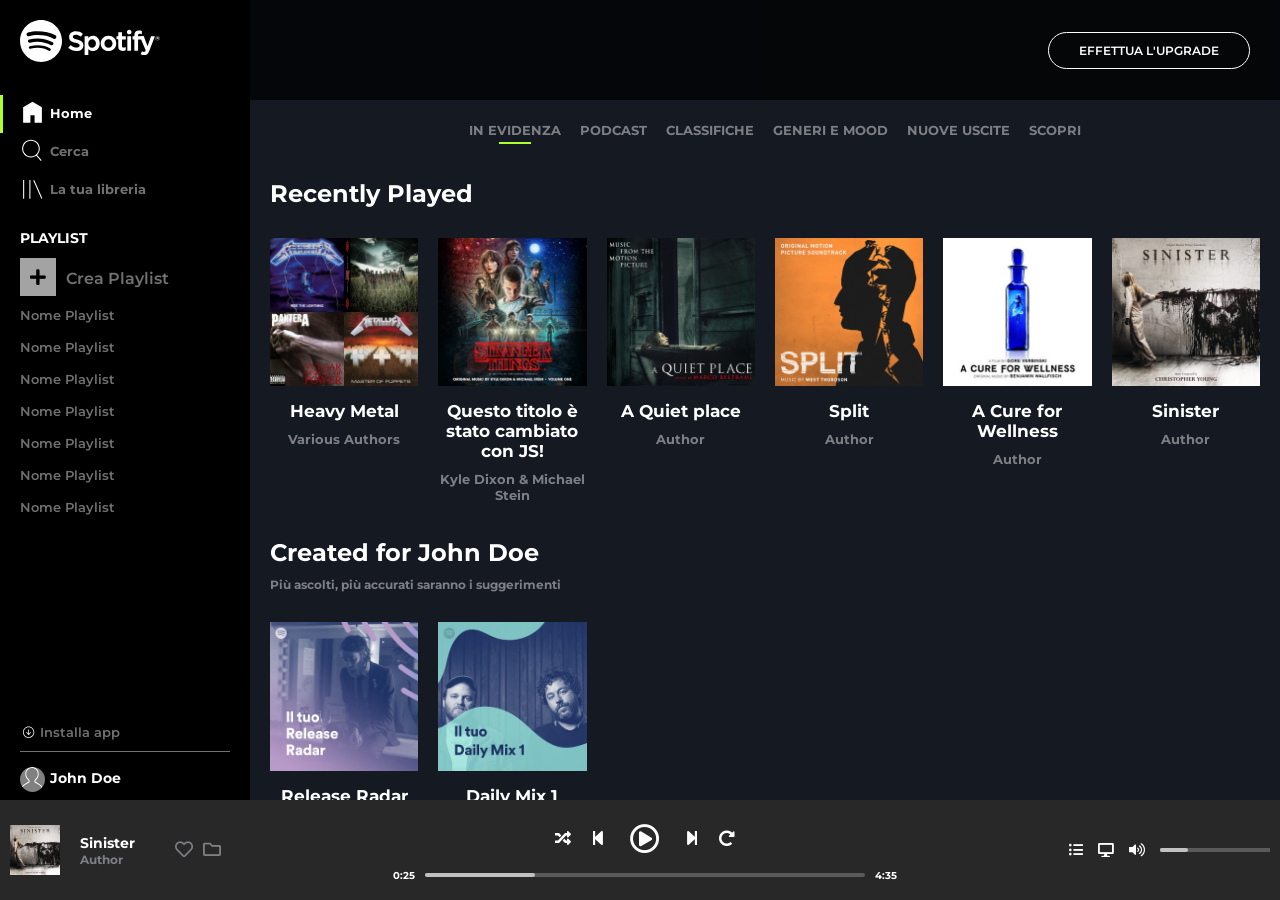
<file: index.html>
<!DOCTYPE html>
<html lang="it">
<head>
  <meta charset="UTF-8">
  <meta name="viewport" content="width=device-width, initial-scale=1.0">
  <meta http-equiv="X-UA-Compatible" content="ie=edge">
  <meta name="viewport" content="width=device-width, initial-scale=1.0">
  <link href="https://fonts.googleapis.com/css2?family=Montserrat:wght@300;400;500;600;700&display=swap" rel="stylesheet">
  <link rel="stylesheet" href="https://cdnjs.cloudflare.com/ajax/libs/font-awesome/5.14.0/css/all.min.css">
  <link rel="stylesheet" href="css/style.css">
  <title>Spotify</title>
</head>
<body>

  <div class="app-wrapper">
    <!-- main content -->
    <main class="main-content">
      <!-- sidebar -->
      <aside class="sidebar">
        <!-- sidebar header -->
        <header class="sidebar__header">
          <img src="img/spotify-logo.svg" alt="Spotify" class="logo-img">
          <!-- main navigation -->
          <nav class="main-nav">
            <ul class="main-nav__list">
              <li class="main-nav__item current_page"><a href="#" class="main-nav__link link-home"><span>Home</span></a></li>
              <li class="main-nav__item"><a href="#" class="main-nav__link link-search"><span>Cerca</span></a></li>
              <li class="main-nav__item"><a href="#" class="main-nav__link link-library"><span>La tua libreria</span></a></li>
            </ul>
          </nav>
          <!-- /main navigation -->
        </header>
        <!-- /sidebar header -->
        <!-- playlist -->
        <div class="playlist">
          <div class="playlist__header">
            <h2>Playlist</h2>
            <a href="#" class="btn-pl-create">Crea playlist</a>
          </div>
            <!-- playlist list -->
            <ul class="playlist__list">
              <li class="playlist__entry"><a href="#">Nome Playlist</a></li>
              <li class="playlist__entry"><a href="#">Nome Playlist</a></li>
              <li class="playlist__entry"><a href="#">Nome Playlist</a></li>
              <li class="playlist__entry"><a href="#">Nome Playlist</a></li>
              <li class="playlist__entry"><a href="#">Nome Playlist</a></li>
              <li class="playlist__entry"><a href="#">Nome Playlist</a></li>
              <li class="playlist__entry"><a href="#">Nome Playlist</a></li>
            </ul>
            <!-- /playlist list -->
        </div>
        <!-- /playlist -->
        <!-- account info -->
        <div class="account-info">
          <a href="#" class="link-app"><span>Installa app</span></a>
          <h3 class="account-info__name"><span>John Doe</span></h3>
        </div>
        <!-- /account info -->
      </aside>
      <!-- /sidebar -->
      <!-- main view -->
      <section class="main-view">
        <div class="upgrade">
          <a href="" class="btn btn-round">Effettua l'upgrade</a>
        </div>
        <!-- Main View Navigation -->
        <nav class="main-view-nav">
          <ul class="main-view-nav__list">
            <li class="main-view-nav__item current_category"><a href="#" class="main-view-nav__link">In evidenza</a></li>
            <li class="main-view-nav__item"><a href="#" class="main-view-nav__link">Podcast</a></li>
            <li class="main-view-nav__item"><a href="#" class="main-view-nav__link">Classifiche</a></li>
            <li class="main-view-nav__item"><a href="#" class="main-view-nav__link">Generi e Mood</a></li>
            <li class="main-view-nav__item"><a href="#" class="main-view-nav__link">Nuove uscite</a></li>
            <li class="main-view-nav__item"><a href="#" class="main-view-nav__link">Scopri</a></li>
          </ul>
        </nav>
        <!-- /Main View Navigation -->
        <!-- Recently Played -->
        <div class="featured recently-played">
          <h2 class="featured__title">Recently Played</h2>
          <div class="featured__container">
            <div class="featured-item">
              <div class="featured-item__img-container">
                <img src="img/metal_lifting.jpg" alt="" class="featured-item__img">
              </div>
              <div class="featured-item__data">
                <h3 class="featured-item__title">Heavy Metal</h3>
                <p class="featured-item__author">Various Authors</p>
              </div>
            </div>
            <div class="featured-item">
              <div class="featured-item__img-container">
                <img src="img/stranger.jpeg" alt="" class="featured-item__img">
              </div>
              <div class="featured-item__data">
                <h3 id="js-change" class="featured-item__title">Stranger Things, Vol. 1 (a Netflix Original Series Soundtrack)</h3>
                <p class="featured-item__author">Kyle Dixon & Michael Stein</p>
              </div>
            </div>
            <div class="featured-item">
              <div class="featured-item__img-container">
                <img src="img/aquietplace.jpeg" alt="" class="featured-item__img">
              </div>
              <div class="featured-item__data">
                <h3 class="featured-item__title">A Quiet place</h3>
                <p class="featured-item__author">Author</p>
              </div>
            </div>
            <div class="featured-item">
              <div class="featured-item__img-container">
                <img src="img/split.jpeg" alt="" class="featured-item__img">
              </div>
              <div class="featured-item__data">
                <h3 class="featured-item__title">Split</h3>
                <p class="featured-item__author">Author</p>
              </div>
            </div>
            <div class="featured-item">
              <div class="featured-item__img-container">
                <img src="img/cure.jpeg" alt="" class="featured-item__img">
              </div>
              <div class="featured-item__data">
                <h3 class="featured-item__title">A Cure for Wellness</h3>
                <p class="featured-item__author">Author</p>
              </div>
            </div>
            <div class="featured-item">
              <div class="featured-item__img-container">
                <img src="img/sinister.jpeg" alt="" class="featured-item__img">
              </div>
              <div class="featured-item__data">
                <h3 class="featured-item__title">Sinister</h3>
                <p class="featured-item__author">Author</p>
              </div>
            </div>
          </div>
        </div>
        <!-- /Recently Played -->
        <!-- Created For -->
        <div class="featured created-for">
          <h2 class="featured__title">Created for John Doe</h2>
          <p class="featured__subtitle">Più ascolti, più accurati saranno i suggerimenti</p>
          <div class="featured__container">
            <div class="featured-item">
              <div class="featured-item__img-container">
                <img src="img/radar.jpeg" alt="" class="featured-item__img">
              </div>
              <div class="featured-item__data">
                <h3 class="featured-item__title">Release Radar</h3>
              </div>
            </div>
            <div class="featured-item">
              <div class="featured-item__img-container">
                <img src="img/mixdaily.jpeg" alt="" class="featured-item__img">
              </div>
              <div class="featured-item__data">
                <h3 class="featured-item__title">Daily Mix 1</h3>
              </div>
            </div>
          </div>
        </div>
        <!-- /Created For -->
        <!-- Popular -->
        <div class="featured popular">
          <h2 class="featured__title">Artisti più popolari</h2>
          <p class="featured__subtitle">Più ascolti, più accurati saranno i suggerimenti</p>
          <div class="featured__container">
            <div class="featured-item">
              <div class="featured-item__img-container">
                <img src="img/youg.jpeg" alt="" class="featured-item__img">
              </div>
              <div class="featured-item__data">
                <h3 class="featured-item__title">Young & Beautiful</h3>
                <p class="featured-item__author">Lana del Rey</p>
              </div>
            </div>
            <div class="featured-item">
              <div class="featured-item__img-container">
                <img src="img/einaudi.jpeg" alt="" class="featured-item__img">
              </div>
              <div class="featured-item__data">
                <h3 class="featured-item__title">Titolo</h3>
                <p class="featured-item__author">Ludovico Einaudi</p>
              </div>
            </div>
          </div>
        </div>
        <!-- /Popular -->
      </section>
      <!-- /main-view -->
    </main>
    <!-- /main content -->

    <!-- footer player -->
    <footer class="player">
      <!-- player playing -->
      <div class="player__playing">
        <img src="img/sinister.jpeg" alt="" class="playing__img">
        <div class="playing__data">
          <h3 class="playing__title">Sinister</h3>
          <p class="playing__author">Author</p>
        </div>
        <div class="playing__actions">
          <a href="#" class="actions__favorite"><i class="far fa-heart"></i></a>
          <a href="#" class="actions__playlist"><i class="far fa-folder"></i></a>
        </div>
      </div>
      <!-- /player playing -->
      <!-- player controls -->
      <div class="player__controls">
        <div class="player__controls-top">
          <a href="#" class="button-shuffle"><i class="fas fa-random"></i></a>
          <a href="#" class="button-prev"><i class="fas fa-step-backward"></i></a>
          <a href="#" class="button-play"><i class="far fa-play-circle"></i></a>
          <a href="#" class="button-next"><i class="fas fa-step-forward"></i></a>
          <a href="#" class="button-repeat"><i class="fas fa-redo-alt"></i></a>
        </div>
        <div class="player__controls-bottom">
          <div class="player__time-current">0:25</div>
          <div class="player__time"></div>
          <div class="player__time-end">4:35</div>
        </div>
      </div>
      <!-- /player controls -->
      <!-- player settings -->
      <div class="player__settings">
        <a href="#" class="button-playlist"><i class="fas fa-list-ul"></i></a>
        <a href="#" class="button-desktop"><i class="fas fa-desktop"></i></a>
        <div class="player__volume">
          <a href="#" class="button-volume"><i class="fas fa-volume-up"></i></a>
          <div class="volume-bar"></div>
        </div>
      </div>
      <!-- /player settings -->
    </footer>
    <!-- /footer player -->
  </div>
<script src="js/script.js" type="text/javascript"></script>
</body>
</html>
</file>
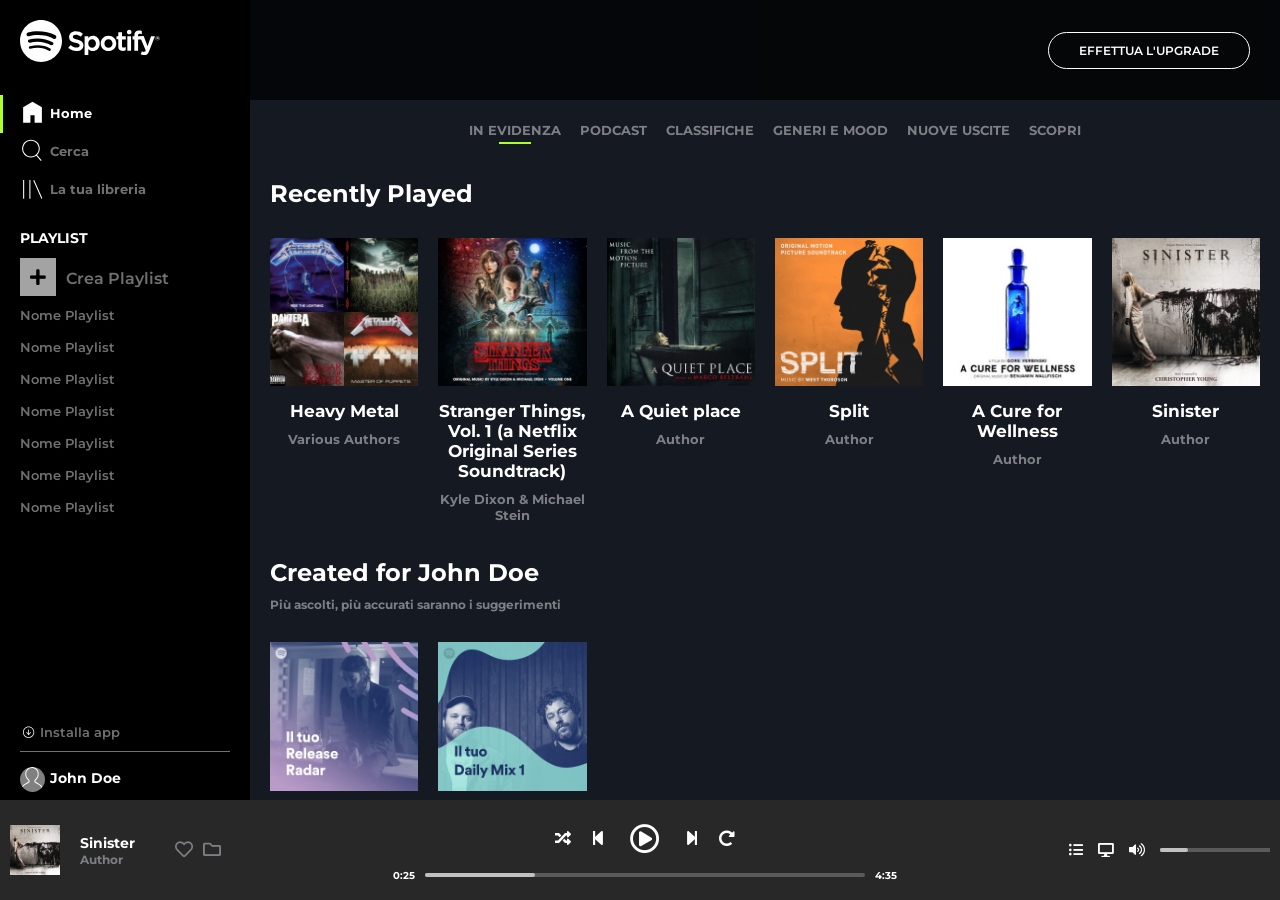
<file: bonus/index.html>
<!DOCTYPE html>
<html lang="it">
<head>
  <meta charset="UTF-8">
  <meta name="viewport" content="width=device-width, initial-scale=1.0">
  <meta http-equiv="X-UA-Compatible" content="ie=edge">
  <meta name="viewport" content="width=device-width, initial-scale=1.0">
  <link href="https://fonts.googleapis.com/css2?family=Montserrat:wght@300;400;500;600;700&display=swap" rel="stylesheet">
  <link rel="stylesheet" href="https://cdnjs.cloudflare.com/ajax/libs/font-awesome/5.14.0/css/all.min.css">
  <link rel="stylesheet" href="css/style.css">
  <title>Spotify</title>
</head>
<body>

  <div class="app-wrapper">
    <!-- main content -->
    <main class="main-content">
      <!-- sidebar -->
      <aside class="sidebar">
        <!-- sidebar header -->
        <header class="sidebar__header">
          <img src="img/spotify-logo.svg" alt="Spotify" class="logo-img">
          <!-- main navigation -->
          <nav class="main-nav">
            <ul class="main-nav__list">
              <li class="main-nav__item current_page"><a href="#" class="main-nav__link link-home"><span>Home</span></a></li>
              <li class="main-nav__item"><a href="#" class="main-nav__link link-search"><span>Cerca</span></a></li>
              <li class="main-nav__item"><a href="#" class="main-nav__link link-library"><span>La tua libreria</span></a></li>
            </ul>
          </nav>
          <!-- /main navigation -->
        </header>
        <!-- /sidebar header -->
        <!-- playlist -->
        <div class="playlist">
          <div class="playlist__header">
            <h2>Playlist</h2>
            <a href="#" class="btn-pl-create">Crea playlist</a>
          </div>
            <!-- playlist list -->
            <ul class="playlist__list">
              <li class="playlist__entry"><a href="#">Nome Playlist</a></li>
              <li class="playlist__entry"><a href="#">Nome Playlist</a></li>
              <li class="playlist__entry"><a href="#">Nome Playlist</a></li>
              <li class="playlist__entry"><a href="#">Nome Playlist</a></li>
              <li class="playlist__entry"><a href="#">Nome Playlist</a></li>
              <li class="playlist__entry"><a href="#">Nome Playlist</a></li>
              <li class="playlist__entry"><a href="#">Nome Playlist</a></li>
            </ul>
            <!-- /playlist list -->
        </div>
        <!-- /playlist -->
        <!-- account info -->
        <div class="account-info">
          <a href="#" class="link-app"><span>Installa app</span></a>
          <h3 class="account-info__name"><span>John Doe</span></h3>
        </div>
        <!-- /account info -->
      </aside>
      <!-- /sidebar -->
      <!-- main view -->
      <section class="main-view">
        <div class="upgrade">
          <a href="" class="btn btn-round">Effettua l'upgrade</a>
        </div>
        <!-- Main View Navigation -->
        <nav class="main-view-nav">
          <ul class="main-view-nav__list">
            <li class="main-view-nav__item current_category"><a href="#" class="main-view-nav__link">In evidenza</a></li>
            <li class="main-view-nav__item"><a href="#" class="main-view-nav__link">Podcast</a></li>
            <li class="main-view-nav__item"><a href="#" class="main-view-nav__link">Classifiche</a></li>
            <li class="main-view-nav__item"><a href="#" class="main-view-nav__link">Generi e Mood</a></li>
            <li class="main-view-nav__item"><a href="#" class="main-view-nav__link">Nuove uscite</a></li>
            <li class="main-view-nav__item"><a href="#" class="main-view-nav__link">Scopri</a></li>
          </ul>
        </nav>
        <!-- /Main View Navigation -->
        <!-- Recently Played -->
        <div class="featured recently-played">
          <h2 class="featured__title">Recently Played</h2>
          <div class="featured__container">
            <div class="featured-item">
              <div class="featured-item__img-container">
                <img src="img/metal_lifting.jpg" alt="" class="featured-item__img">
              </div>
              <div class="featured-item__data">
                <h3 class="featured-item__title">Heavy Metal</h3>
                <p class="featured-item__author">Various Authors</p>
              </div>
            </div>
            <div class="featured-item">
              <div class="featured-item__img-container">
                <img src="img/stranger.jpeg" alt="" class="featured-item__img">
              </div>
              <div class="featured-item__data">
                <h3 class="featured-item__title">Stranger Things, Vol. 1 (a Netflix Original Series Soundtrack)</h3>
                <p class="featured-item__author">Kyle Dixon & Michael Stein</p>
              </div>
            </div>
            <div class="featured-item">
              <div class="featured-item__img-container">
                <img src="img/aquietplace.jpeg" alt="" class="featured-item__img">
              </div>
              <div class="featured-item__data">
                <h3 class="featured-item__title">A Quiet place</h3>
                <p class="featured-item__author">Author</p>
              </div>
            </div>
            <div class="featured-item">
              <div class="featured-item__img-container">
                <img src="img/split.jpeg" alt="" class="featured-item__img">
              </div>
              <div class="featured-item__data">
                <h3 class="featured-item__title">Split</h3>
                <p class="featured-item__author">Author</p>
              </div>
            </div>
            <div class="featured-item">
              <div class="featured-item__img-container">
                <img src="img/cure.jpeg" alt="" class="featured-item__img">
              </div>
              <div class="featured-item__data">
                <h3 class="featured-item__title">A Cure for Wellness</h3>
                <p class="featured-item__author">Author</p>
              </div>
            </div>
            <div class="featured-item">
              <div class="featured-item__img-container">
                <img src="img/sinister.jpeg" alt="" class="featured-item__img">
              </div>
              <div class="featured-item__data">
                <h3 class="featured-item__title">Sinister</h3>
                <p class="featured-item__author">Author</p>
              </div>
            </div>
          </div>
        </div>
        <!-- /Recently Played -->
        <!-- Created For -->
        <div class="featured created-for">
          <h2 class="featured__title">Created for John Doe</h2>
          <p class="featured__subtitle">Più ascolti, più accurati saranno i suggerimenti</p>
          <div class="featured__container">
            <div class="featured-item">
              <div class="featured-item__img-container">
                <img src="img/radar.jpeg" alt="" class="featured-item__img">
              </div>
              <div class="featured-item__data">
                <h3 class="featured-item__title">Release Radar</h3>
              </div>
            </div>
            <div class="featured-item">
              <div class="featured-item__img-container">
                <img src="img/mixdaily.jpeg" alt="" class="featured-item__img">
              </div>
              <div class="featured-item__data">
                <h3 class="featured-item__title">Daily Mix 1</h3>
              </div>
            </div>
          </div>
        </div>
        <!-- /Created For -->
        <!-- Popular -->
        <div class="featured popular">
          <h2 class="featured__title">Artisti più popolari</h2>
          <p class="featured__subtitle">Più ascolti, più accurati saranno i suggerimenti</p>
          <div class="featured__container">
            <div class="featured-item">
              <div class="featured-item__img-container">
                <img src="img/youg.jpeg" alt="" class="featured-item__img">
              </div>
              <div class="featured-item__data">
                <h3 class="featured-item__title">Young & Beautiful</h3>
                <p class="featured-item__author">Lana del Rey</p>
              </div>
            </div>
            <div class="featured-item">
              <div class="featured-item__img-container">
                <img src="img/einaudi.jpeg" alt="" class="featured-item__img">
              </div>
              <div class="featured-item__data">
                <h3 class="featured-item__title">Titolo</h3>
                <p class="featured-item__author">Ludovico Einaudi</p>
              </div>
            </div>
          </div>
        </div>
        <!-- /Popular -->
      </section>
      <!-- /main-view -->
    </main>
    <!-- /main content -->

    <!-- footer player -->
    <footer class="player">
      <!-- player playing -->
      <div class="player__playing">
        <img src="img/sinister.jpeg" alt="" class="playing__img">
        <div class="playing__data">
          <h3 class="playing__title">Sinister</h3>
          <p class="playing__author">Author</p>
        </div>
        <div class="playing__actions">
          <a href="#" class="actions__favorite"><i class="far fa-heart"></i></a>
          <a href="#" class="actions__playlist"><i class="far fa-folder"></i></a>
        </div>
      </div>
      <!-- /player playing -->
      <!-- player controls -->
      <div class="player__controls">
        <div class="player__controls-top">
          <a href="#" class="button-shuffle"><i class="fas fa-random"></i></a>
          <a href="#" class="button-prev"><i class="fas fa-step-backward"></i></a>
          <a href="#" class="button-play"><i class="far fa-play-circle"></i></a>
          <a href="#" class="button-next"><i class="fas fa-step-forward"></i></a>
          <a href="#" class="button-repeat"><i class="fas fa-redo-alt"></i></a>
        </div>
        <div class="player__controls-bottom">
          <div class="player__time-current">0:25</div>
          <div class="player__time"></div>
          <div class="player__time-end">4:35</div>
        </div>
      </div>
      <!-- /player controls -->
      <!-- player settings -->
      <div class="player__settings">
        <a href="#" class="button-playlist"><i class="fas fa-list-ul"></i></a>
        <a href="#" class="button-desktop"><i class="fas fa-desktop"></i></a>
        <div class="player__volume">
          <a href="#" class="button-volume"><i class="fas fa-volume-up"></i></a>
          <div class="volume-bar"></div>
        </div>
      </div>
      <!-- /player settings -->
    </footer>
    <!-- /footer player -->
  </div>

</body>
</html>
</file>
<file: css/style.css>
/* Generale */

* {
  box-sizing: border-box;
  margin: 0;
  padding: 0;
}

body {
  font-family: 'Montserrat', sans-serif;
  color: #fff;
}

.app-wrapper {
  height: 100vh;
}

a,
a:hover,
a:visited,
a:active {
  text-decoration: none;
}

.btn-round {
  padding: 10px 30px;
  font-size: 12px;
  font-weight: 600;
  color: #fff;
  border: 1px solid #fff;
  border-radius: 20px;
  text-transform: uppercase;
}

.btn-round:hover {
  padding: 12px 35px;
  background-color: rgba(255,255,255,0.2);
}

.btn-pl-create {
  display: block;
  padding: 5px 0;
  font-size: 16px;
  text-transform: capitalize;
}

.btn-pl-create::before {
  content: "\f067";
  font-family: "Font Awesome 5 Free";
  font-size: 18px;
  font-weight: 900;
  margin-right: 10px;
  padding: 10px;
  color: #000;
  background-color: #A3A3A3;
}

/* MAIN CONTENT */

.main-content {
  display: flex;
  height: calc(100% - 100px);
  background-color: grey;
}

/* SIDEBAR */

.sidebar {
  display: flex;
  flex-direction: column;
  flex-shrink: 0;
  width: 250px;
  height: 100%;
  padding: 20px 20px 8px;
  font-size: 13px;
  font-weight: 600;
  color: #717171;
  background-color: #000;
}

.sidebar a:hover,
.main-nav .main-nav__list a:hover {
  color: #fff;
}

@media screen and (max-width: 620px) {
  .sidebar {
    width: 48px;
    padding: 10px 0;
    text-align: center;
  }
}

.sidebar .logo-img {
  height: 42px;
  margin-bottom: 30px;
}

@media screen and (max-width: 620px) {
  .sidebar .logo-img {
    content: url('../img/spotify-logo-small.svg');
    height: 30px;
    margin-bottom: 15px;
  }
}

.sidebar__header {
  font-weight: 500;
}

.main-nav .main-nav__list {
  list-style: none;
}

.main-nav .main-nav__list a,
.playlist a,
.account-info a {
  color: #717171;
}

.main-nav .main-nav__list a {
  font-weight: 700;
}

.main-nav .main-nav__item {
  padding: 5px 0;
}

@media screen and (max-width: 620px) {
  .main-nav .main-nav__item {
    padding: 3px 0;
  }
}

.link-home::before {
  content: url('../img/home.svg');
}

.link-search::before {
  content: url('../img/search.svg');
}

.link-library::before {
  content: url('../img/library.svg');
}

.main-nav__link::before {
  display: inline-block;
  margin-right: 5px;
  width: 25px;
  vertical-align: middle;
}

@media screen and (max-width: 620px) {
  .main-nav__link::before {
    margin-right: 0;
  }
}

.main-nav__item.current_page {
  position: relative;
}

.main-nav__item.current_page::before {
  content: "";
  display: block;
  position: absolute;
  top: 0;
  left: -20px;
  width: 3px;
  height: 100%;
  background-color: #ADFF2F;
}

.main-nav__item.current_page a {
  color: #fff;
}

@media screen and (max-width: 620px) {
  span {
    display: none;
  }
}

/* Playlist */

.playlist {
  margin-top: 20px;
  overflow: hidden;
}

@media screen and (max-width: 620px) {
  .playlist {
    display: none;
  }
}

.playlist__header {
  height: 70px;
}

.playlist__header h2 {
  margin-bottom: 15px;
  font-size: 14px;
  color: #fff;
  text-transform: uppercase
}

.playlist__list {
  height: calc(100% - 70px);
  overflow: auto;
}

.playlist__entry {
  padding: 8px 0;
}

/* Account Info */

.account-info {
  flex: 0 0 60px;
  margin-top: auto;
}

.account-info .link-app {
  display: block;
  padding: 8px 0;
  border-bottom: 1px solid #717171;
}

@media screen and (max-width: 620px) {
  .account-info .link-app {
    border: none;
    padding: 0;
  }
}

.account-info__name {
  margin-top: 15px;
  font-size: 14px;
  color: #fff;
}

.account-info__name::before {
  content: "";
  display: inline-block;
  margin-right: 5px;
  width: 25px;
  height: 25px;
  vertical-align: middle;
  background-color: #808080;
  background-image: url('../img/profile.svg');
  background-repeat: no-repeat;
  background-position: center center;
  border-radius: 50%;
}

@media screen and (max-width: 620px) {
  .account-info__name::before {
    margin-right: 0;
  }
}

.link-app::before {
  content: url('../img/download.svg');
  display: inline-block;
  margin-right: 5px;
  width: 15px;
  vertical-align: middle;
}

@media screen and (max-width: 620px) {
  .link-app::before {
    margin-right: 0;
  }
}

/* MAIN VIEW */

.main-view {
  position: relative;
  width: 100%;
  height: 100%;
  padding: 120px 0 40px 20px;
  overflow-y: auto;
  background-color: #141922;
}

.main-view-nav {
  text-align: center;
}

.main-view-nav__list {
  list-style: none;
}

.main-view-nav__list a:hover {
  color: #fff;
}

.main-view-nav__item {
  display: inline-block;
  padding-bottom: 20px;
}

.main-view-nav__item:not(:last-child) {
  margin-right: 15px;
}

.main-view-nav__item.current_category {
  position: relative;
}

.main-view-nav__link {
  color: #7D7F84;
  font-size: 13px;
  font-weight: 700;
  text-transform: uppercase;
}

.main-view-nav__item.current_category .main-view-nav__link::after {
  content: "";
  display: block;
  position: absolute;
  top: 22px;
  left: 50%;
  transform: translateX(-50%);
  height: 2px;
  width: 32px;
  background-color: #ADFF2F;
}

.featured {
  margin-top: 20px;
}

.featured__subtitle {
  margin-top: 10px;
  font-size: 12px;
  font-weight: 700;
  color: #7D7F84;
}

.featured__container {
  display: flex;
  margin-top: 30px;
}

.featured-item {
  width: calc(100% / 6);
  padding-right: 20px;
  text-align: center;
}

@media screen and (max-width: 1200px) {
  .featured__container {
    flex-wrap: wrap;
  }
  .featured-item {
    width: 25%;
  }
}

@media screen and (max-width: 992px) {

  .featured-item {
    width: 50%;
  }
}

.featured-item__img-container {
  position: relative;
  font-size: 0;
}

.featured-item__img {
  width: 100%;
}

.popular .featured-item__img {
  border-radius: 50%;
}

.featured-item__data {
  padding: 15px 0;
}

.featured-item__title {
  margin-bottom: 10px;
  font-size: 17px;
}

.featured-item__author {
  color: #7D7F84;
  font-size: 13px;
  font-weight: 700;
}


/* UPGRADE */

.upgrade {
  position: fixed;
  top:0;
  right:0;
  z-index: 1;
  display: flex;
  justify-content: flex-end;
  align-items: center;
  height: 100px;
  width: calc(100% - 250px);
  padding: 30px;
  background-color: rgba(0,0,0,0.75);
}

@media screen and (max-width: 620px) {
  .upgrade {
    width: calc(100% - 48px);
  }
}

/* PLAYER */

.player {
  display: flex;
  justify-content: space-between;
  align-items: center;
  position: relative;
  z-index: 1;
  height: 100px;
  padding: 0 10px;
  background-color: #282828;
}

/* Playing */

.player__playing {
  display: flex;
  align-items: center;
}

.playing__img {
 height: 50px;
 margin-right: 20px;
}

@media screen and (max-width:992px) {

  .playing__img {
    height: 30px;
    margin-right: 10px;
  }
}

.playing__data {
  margin-right: 40px;
}

@media screen and (max-width:992px) {
  .playing__data {
    margin-right: 20px;
  }
}

.playing__title {
  font-size: 14px;
}

.playing__author {
  color: #7D7F84;
  font-size: 12px;
  font-weight: 700;
}

.playing__actions {
  display: flex;
}

.playing__actions a:hover {
  color: #fff;
}

@media screen and (max-width: 992px) {

  .playing__actions {
    flex-direction: column;
    margin-right: 20px;
  }
}

.playing__actions a {
  color: #7D7F84;
  font-size: 18px;
}

.playing__actions a:not(:last-child) {
  margin-right: 10px;
}

/* Controls */

.player__controls {
  display:flex;
  flex-direction: column;
  justify-content: center;
  align-items: center;
  flex-grow: 1;
  max-width: 40%;
}

/* Controls Top */

.player__controls-top {
  display: flex;
  align-items: center;
  margin-bottom: 10px;
  height: 40px;
}

.player__controls-top a {
  color: #fff;
  font-size: 16px;
}

.player__controls-top a:not(:last-child) {
  margin-right: 20px;
}

.player__controls-top a.button-prev {
  margin-right: 0;
}

.player__controls-top a.button-play {
  display: flex;
  align-items: center;
  justify-content: center;
  height: 40px;
  width: 40px;
  margin-left: 20px;
  margin-right: 20px;
  font-size: 30px;
}

/* Controls Bottom */

.player__controls-bottom {
  display: flex;
  align-items: center;
  width: 100%;
}

.player__time {
  position: relative;
  height: 4px;
  width: 100%;
  margin: 0 10px;
  background-color: #5A5A5A;
  border-radius: 5px;
}

.player__time-current,
.player__time-end {
  font-size: 10px;
  font-weight: 700;
}

.player__settings {
  display: flex;
  max-width: 250px;
}

@media screen and (max-width: 992px) {
  .player__settings {
    margin-left: 20px;
  }
}

.player__settings a {
  color: #fff;
  font-size: 14px;
}

.player__settings a:not(:last-child) {
  margin-right: 15px;
}

@media screen and (max-width: 992px) {
  .player__settings a:not(:last-child) {
    margin-right: 8px;
  }
}

.player__volume {
  display: flex;
  align-items: center;;
}

.player__volume .volume-bar {
  position: relative;
  height: 4px;
  min-width: 110px;
  background-color: #5A5A5A;
}

@media screen and (max-width: 992px) {
  .player__volume .volume-bar {
    min-width: 80px;
  }
}

@media screen and (max-width: 620px) {
  .player__volume .volume-bar {
    min-width: 45px;
  }
}

/* Details */

.featured-item:hover .featured-item__img-container::before {
  position: absolute;
  top: 0;
  left: 0;
  display: flex;
  justify-content: center;
  align-items: center;
  content: "\f144";
  height: 100%;
  width: 100%;
  font-family: "Font Awesome 5 Free";
  font-size: 50px;
  font-weight: 400;
  background-color: rgba(0, 0, 0, 0.75);
}

.popular .featured-item:hover .featured-item__img-container::before {
  border-radius: 50%;
}

.player__controls-top a.button-play:hover {
  font-size: 38px;
}

.player__time::before,
.player__volume .volume-bar::before {
  content: "";
  height: 4px;
  width: 25%;
  position: absolute;
  top:0;
  left: 0;
  background-color: #C1C1C1;
  border-radius: 5px;
}

.player__time:hover,
.player__volume .volume-bar:hover,
.featured-item:hover {
  cursor: pointer;
}

.player__time:hover::before,
.player__volume .volume-bar:hover::before {
  background-color: #ADFF2F;
}

.player__time:hover::after,
.player__volume .volume-bar:hover::after  {
  position: absolute;
  top: 50%;
  left: 25%;
  transform: translate(-50%, -50%);
  content: "";
  height: 15px;
  width: 15px;
  background-color: #fff;
  border-radius: 50%;
}
</file>
<file: bonus/css/style.css>
/* Generale */

* {
  box-sizing: border-box;
  margin: 0;
  padding: 0;
}

body {
  font-family: 'Montserrat', sans-serif;
  color: #fff;
}

.app-wrapper {
  height: 100vh;
}

a,
a:hover,
a:visited,
a:active {
  text-decoration: none;
}

.btn-round {
  padding: 10px 30px;
  font-size: 12px;
  font-weight: 600;
  color: #fff;
  border: 1px solid #fff;
  border-radius: 20px;
  text-transform: uppercase;
}

.btn-round:hover {
  padding: 12px 35px;
  background-color: rgba(255,255,255,0.2);
}

.btn-pl-create {
  display: block;
  padding: 5px 0;
  font-size: 16px;
  text-transform: capitalize;
}

.btn-pl-create::before {
  content: "\f067";
  font-family: "Font Awesome 5 Free";
  font-size: 18px;
  font-weight: 900;
  margin-right: 10px;
  padding: 10px;
  color: #000;
  background-color: #A3A3A3;
}

/* MAIN CONTENT */

.main-content {
  display: flex;
  height: calc(100% - 100px);
  background-color: grey;
}

/* SIDEBAR */

.sidebar {
  display: flex;
  flex-direction: column;
  flex-shrink: 0;
  width: 250px;
  height: 100%;
  padding: 20px 20px 8px;
  font-size: 13px;
  font-weight: 600;
  color: #717171;
  background-color: #000;
}

.sidebar a:hover,
.main-nav .main-nav__list a:hover {
  color: #fff;
}

@media screen and (max-width: 620px) {
  .sidebar {
    width: 48px;
    padding: 10px 0;
    text-align: center;
  }
}

.sidebar .logo-img {
  height: 42px;
  margin-bottom: 30px;
}

@media screen and (max-width: 620px) {
  .sidebar .logo-img {
    content: url('../img/spotify-logo-small.svg');
    height: 30px;
    margin-bottom: 15px;
  }
}

.sidebar__header {
  font-weight: 500;
}

.main-nav .main-nav__list {
  list-style: none;
}

.main-nav .main-nav__list a,
.playlist a,
.account-info a {
  color: #717171;
}

.main-nav .main-nav__list a {
  font-weight: 700;
}

.main-nav .main-nav__item {
  padding: 5px 0;
}

@media screen and (max-width: 620px) {
  .main-nav .main-nav__item {
    padding: 3px 0;
  }
}

.link-home::before {
  content: url('../img/home.svg');
}

.link-search::before {
  content: url('../img/search.svg');
}

.link-library::before {
  content: url('../img/library.svg');
}

.main-nav__link::before {
  display: inline-block;
  margin-right: 5px;
  width: 25px;
  vertical-align: middle;
}

@media screen and (max-width: 620px) {
  .main-nav__link::before {
    margin-right: 0;
  }
}

.main-nav__item.current_page {
  position: relative;
}

.main-nav__item.current_page::before {
  content: "";
  display: block;
  position: absolute;
  top: 0;
  left: -20px;
  width: 3px;
  height: 100%;
  background-color: #ADFF2F;
}

.main-nav__item.current_page a {
  color: #fff;
}

@media screen and (max-width: 620px) {
  span {
    display: none;
  }
}

/* Playlist */

.playlist {
  margin-top: 20px;
  overflow: hidden;
}

@media screen and (max-width: 620px) {
  .playlist {
    display: none;
  }
}

.playlist__header {
  height: 70px;
}

.playlist__header h2 {
  margin-bottom: 15px;
  font-size: 14px;
  color: #fff;
  text-transform: uppercase
}

.playlist__list {
  height: calc(100% - 70px);
  overflow: auto;
}

.playlist__entry {
  padding: 8px 0;
}

/* Account Info */

.account-info {
  flex: 0 0 60px;
  margin-top: auto;
}

.account-info .link-app {
  display: block;
  padding: 8px 0;
  border-bottom: 1px solid #717171;
}

@media screen and (max-width: 620px) {
  .account-info .link-app {
    border: none;
    padding: 0;
  }
}

.account-info__name {
  margin-top: 15px;
  font-size: 14px;
  color: #fff;
}

.account-info__name::before {
  content: "";
  display: inline-block;
  margin-right: 5px;
  width: 25px;
  height: 25px;
  vertical-align: middle;
  background-color: #808080;
  background-image: url('../img/profile.svg');
  background-repeat: no-repeat;
  background-position: center center;
  border-radius: 50%;
}

@media screen and (max-width: 620px) {
  .account-info__name::before {
    margin-right: 0;
  }
}

.link-app::before {
  content: url('../img/download.svg');
  display: inline-block;
  margin-right: 5px;
  width: 15px;
  vertical-align: middle;
}

@media screen and (max-width: 620px) {
  .link-app::before {
    margin-right: 0;
  }
}

/* MAIN VIEW */

.main-view {
  position: relative;
  width: 100%;
  height: 100%;
  padding: 120px 0 40px 20px;
  overflow-y: auto;
  overflow-x: hidden;
  background-color: #141922;
}

.main-view-nav {
  text-align: center;
}

.main-view-nav__list {
  list-style: none;
}

.main-view-nav__list a:hover {
  color: #fff;
}

.main-view-nav__item {
  display: inline-block;
  padding-bottom: 20px;
}

.main-view-nav__item:not(:last-child) {
  margin-right: 15px;
}

.main-view-nav__item.current_category {
  position: relative;
}

.main-view-nav__link {
  color: #7D7F84;
  font-size: 13px;
  font-weight: 700;
  text-transform: uppercase;
}

.main-view-nav__item.current_category .main-view-nav__link::after {
  content: "";
  display: block;
  position: absolute;
  top: 22px;
  left: 50%;
  transform: translateX(-50%);
  height: 2px;
  width: 32px;
  background-color: #ADFF2F;
}

.featured {
  margin-top: 20px;
}

.featured__subtitle {
  margin-top: 10px;
  font-size: 12px;
  font-weight: 700;
  color: #7D7F84;
}

.featured__container {
  display: flex;
  margin-top: 30px;
}

.featured-item {
  width: calc(100% / 6);
  padding-right: 20px;
  text-align: center;
}

@media screen and (max-width: 1200px) {
  .featured__container {
    flex-wrap: nowrap;
  }
  .featured-item {
    width: 25%;
    flex-shrink: 0;

  }
}

@media screen and (max-width: 992px) {

  .featured-item {
    width: 50%;
  }
}

.featured-item__img-container {
  position: relative;
  font-size: 0;
}

.featured-item__img {
  width: 100%;
}

.popular .featured-item__img {
  border-radius: 50%;
}

.featured-item__data {
  padding: 15px 0;
}

.featured-item__title {
  margin-bottom: 10px;
  font-size: 17px;
}

.featured-item__author {
  color: #7D7F84;
  font-size: 13px;
  font-weight: 700;
}


/* UPGRADE */

.upgrade {
  position: fixed;
  top:0;
  right:0;
  z-index: 1;
  display: flex;
  justify-content: flex-end;
  align-items: center;
  height: 100px;
  width: calc(100% - 250px);
  padding: 30px;
  background-color: rgba(0,0,0,0.75);
}

@media screen and (max-width: 620px) {
  .upgrade {
    width: calc(100% - 48px);
  }
}

/* PLAYER */

.player {
  display: flex;
  justify-content: space-between;
  align-items: center;
  position: relative;
  z-index: 1;
  height: 100px;
  padding: 0 10px;
  background-color: #282828;
}

/* Playing */

.player__playing {
  display: flex;
  align-items: center;
}

.playing__img {
 height: 50px;
 margin-right: 20px;
}

@media screen and (max-width:992px) {

  .playing__img {
    height: 30px;
    margin-right: 10px;
  }
}

.playing__data {
  margin-right: 40px;
}

@media screen and (max-width:992px) {
  .playing__data {
    margin-right: 20px;
  }
}

.playing__title {
  font-size: 14px;
}

.playing__author {
  color: #7D7F84;
  font-size: 12px;
  font-weight: 700;
}

.playing__actions {
  display: flex;
}

.playing__actions a:hover {
  color: #fff;
}

@media screen and (max-width: 992px) {

  .playing__actions {
    flex-direction: column;
    margin-right: 20px;
  }
}

.playing__actions a {
  color: #7D7F84;
  font-size: 18px;
}

.playing__actions a:not(:last-child) {
  margin-right: 10px;
}

/* Controls */

.player__controls {
  display:flex;
  flex-direction: column;
  justify-content: center;
  align-items: center;
  flex-grow: 1;
  max-width: 40%;
}

/* Controls Top */

.player__controls-top {
  display: flex;
  align-items: center;
  margin-bottom: 10px;
  height: 40px;
}

.player__controls-top a {
  color: #fff;
  font-size: 16px;
}

.player__controls-top a:not(:last-child) {
  margin-right: 20px;
}

.player__controls-top a.button-prev {
  margin-right: 0;
}

.player__controls-top a.button-play {
  display: flex;
  align-items: center;
  justify-content: center;
  height: 40px;
  width: 40px;
  margin-left: 20px;
  margin-right: 20px;
  font-size: 30px;
}

/* Controls Bottom */

.player__controls-bottom {
  display: flex;
  align-items: center;
  width: 100%;
}

.player__time {
  position: relative;
  height: 4px;
  width: 100%;
  margin: 0 10px;
  background-color: #5A5A5A;
  border-radius: 5px;
}

.player__time-current,
.player__time-end {
  font-size: 10px;
  font-weight: 700;
}

.player__settings {
  display: flex;
  max-width: 250px;
}

@media screen and (max-width: 992px) {
  .player__settings {
    margin-left: 20px;
  }
}

.player__settings a {
  color: #fff;
  font-size: 14px;
}

.player__settings a:not(:last-child) {
  margin-right: 15px;
}

@media screen and (max-width: 992px) {
  .player__settings a:not(:last-child) {
    margin-right: 8px;
  }
}

.player__volume {
  display: flex;
  align-items: center;;
}

.player__volume .volume-bar {
  position: relative;
  height: 4px;
  min-width: 110px;
  background-color: #5A5A5A;
}

@media screen and (max-width: 992px) {
  .player__volume .volume-bar {
    min-width: 80px;
  }
}

@media screen and (max-width: 620px) {
  .player__volume .volume-bar {
    min-width: 45px;
  }
}

/* Details */

.featured-item:hover .featured-item__img-container::before {
  position: absolute;
  top: 0;
  left: 0;
  display: flex;
  justify-content: center;
  align-items: center;
  content: "\f144";
  height: 100%;
  width: 100%;
  font-family: "Font Awesome 5 Free";
  font-size: 50px;
  font-weight: 400;
  background-color: rgba(0, 0, 0, 0.75);
}

.popular .featured-item:hover .featured-item__img-container::before {
  border-radius: 50%;
}

.player__controls-top a.button-play:hover {
  font-size: 38px;
}

.player__time::before,
.player__volume .volume-bar::before {
  content: "";
  height: 4px;
  width: 25%;
  position: absolute;
  top:0;
  left: 0;
  background-color: #C1C1C1;
  border-radius: 5px;
}

.player__time:hover,
.player__volume .volume-bar:hover,
.featured-item:hover {
  cursor: pointer;
}

.player__time:hover::before,
.player__volume .volume-bar:hover::before {
  background-color: #ADFF2F;
}

.player__time:hover::after,
.player__volume .volume-bar:hover::after  {
  position: absolute;
  top: 50%;
  left: 25%;
  transform: translate(-50%, -50%);
  content: "";
  height: 15px;
  width: 15px;
  background-color: #fff;
  border-radius: 50%;
}
</file>
